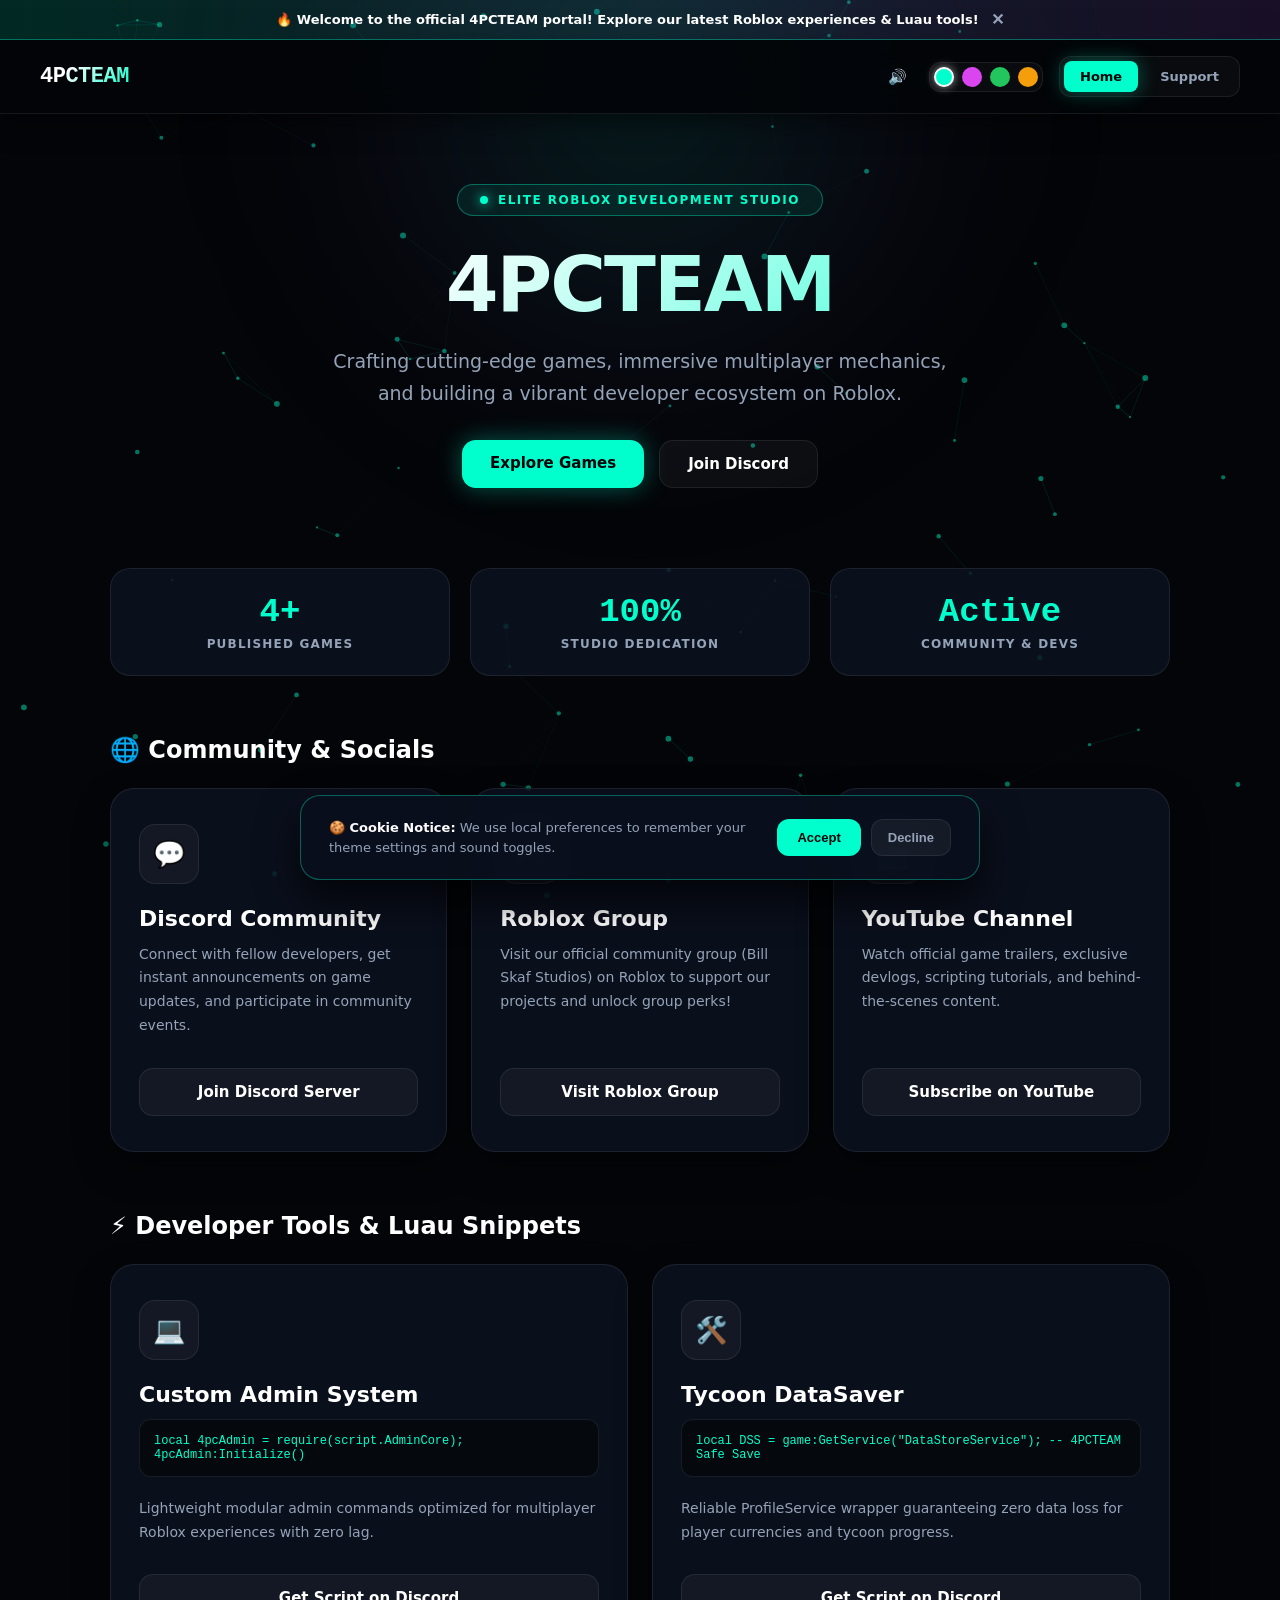
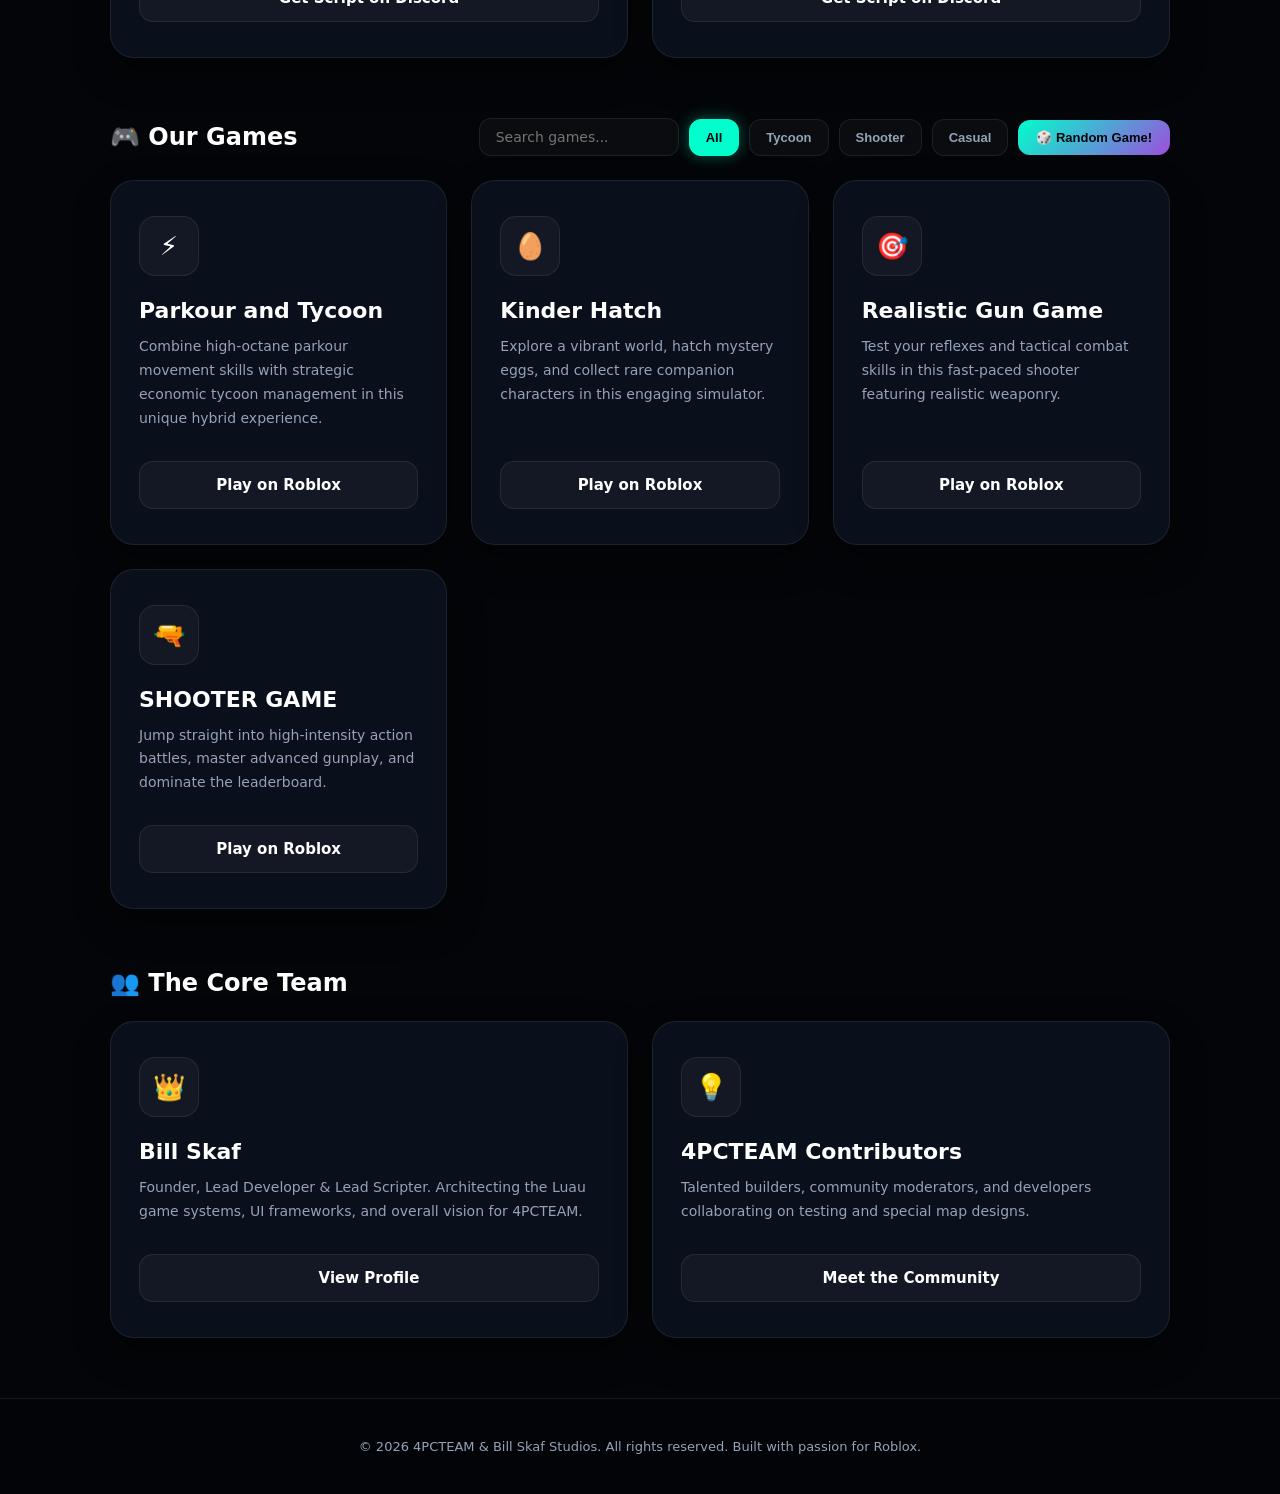
<file: index.html>
<!DOCTYPE html>
<html lang="en">
<head>
    <meta charset="UTF-8">
    <meta name="viewport" content="width=device-width, initial-scale=1.0">
    <title>4PCTEAM | Elite Roblox Development Studio</title>
    <style>
        :root {
            --bg-deep: #030508;
            --bg-surface: #0a0f1d;
            --bg-card: rgba(13, 19, 33, 0.82);
            --accent-cyan: #00ffcc;
            --accent-purple: #9d4edd;
            --accent-blue: #3a86ff;
            --text-main: #ffffff;
            --text-muted: #94a3b8;
            --border-color: rgba(255, 255, 255, 0.08);
            --border-glow: rgba(0, 255, 204, 0.35);
            --font-main: system-ui, -apple-system, BlinkMacSystemFont, 'Segoe UI', Roboto, Helvetica, Arial, sans-serif;
            --font-mono: 'SFMono-Regular', Consolas, 'Liberation Mono', Menlo, monospace;
            --transition-smooth: all 0.4s cubic-bezier(0.165, 0.84, 0.44, 1);
        }

        /* Theme Variations */
        body.theme-purple {
            --accent-cyan: #d946ef;
            --border-glow: rgba(217, 70, 239, 0.35);
        }
        body.theme-green {
            --accent-cyan: #22c55e;
            --border-glow: rgba(34, 197, 94, 0.35);
        }
        body.theme-gold {
            --accent-cyan: #f59e0b;
            --border-glow: rgba(245, 158, 11, 0.35);
        }

        * {
            box-sizing: border-box;
            margin: 0;
            padding: 0;
            scroll-behavior: smooth;
        }

        body {
            font-family: var(--font-main);
            background-color: var(--bg-deep);
            color: var(--text-main);
            min-height: 100vh;
            display: flex;
            flex-direction: column;
            justify-content: space-between;
            overflow-x: hidden;
            position: relative;
        }

        /* Announcement Bar */
        .announcement-bar {
            background: linear-gradient(90deg, rgba(0,255,204,0.15) 0%, rgba(157,78,221,0.15) 100%);
            border-bottom: 1px solid var(--border-glow);
            color: #fff;
            padding: 10px 20px;
            text-align: center;
            font-size: 13px;
            font-weight: 700;
            display: flex;
            align-items: center;
            justify-content: center;
            gap: 12px;
            z-index: 1001;
        }

        .announcement-close {
            background: none;
            border: none;
            color: var(--text-muted);
            cursor: pointer;
            font-size: 16px;
            font-weight: 800;
        }
        .announcement-close:hover { color: #fff; }

        /* Canvas Particle Background */
        #particle-canvas {
            position: fixed;
            top: 0;
            left: 0;
            width: 100%;
            height: 100%;
            z-index: -2;
            pointer-events: none;
        }

        .ambient-glow {
            position: fixed;
            width: 700px;
            height: 700px;
            background: radial-gradient(circle, rgba(0, 255, 204, 0.12) 0%, rgba(157, 78, 221, 0.05) 50%, transparent 75%);
            top: -250px;
            left: 50%;
            transform: translateX(-50%);
            z-index: -1;
            border-radius: 50%;
            pointer-events: none;
            filter: blur(90px);
            animation: pulseGlow 8s ease-in-out infinite alternate;
        }

        @keyframes pulseGlow {
            0% { transform: translateX(-50%) scale(1); opacity: 0.7; }
            100% { transform: translateX(-50%) scale(1.2); opacity: 1; }
        }

        /* Navigation Bar */
        nav {
            position: sticky;
            top: 0;
            z-index: 1000;
            background: rgba(3, 5, 8, 0.88);
            backdrop-filter: blur(16px);
            -webkit-backdrop-filter: blur(16px);
            border-bottom: 1px solid var(--border-color);
            display: flex;
            justify-content: space-between;
            align-items: center;
            padding: 16px 40px;
            box-shadow: 0 4px 30px rgba(0, 0, 0, 0.6);
        }

        .nav-logo {
            font-family: var(--font-mono);
            font-weight: 800;
            font-size: 22px;
            background: linear-gradient(135deg, #ffffff 30%, var(--accent-cyan) 100%);
            -webkit-background-clip: text;
            -webkit-text-fill-color: transparent;
            text-decoration: none;
            cursor: pointer;
            letter-spacing: -0.5px;
        }

        .nav-right-cluster {
            display: flex;
            align-items: center;
            gap: 16px;
        }

        .control-group {
            display: flex;
            gap: 8px;
            background: rgba(255, 255, 255, 0.03);
            border: 1px solid var(--border-color);
            padding: 4px;
            border-radius: 12px;
            align-items: center;
        }

        .icon-btn {
            background: transparent;
            border: none;
            color: var(--text-main);
            width: 32px;
            height: 32px;
            border-radius: 8px;
            cursor: pointer;
            display: flex;
            align-items: center;
            justify-content: center;
            font-size: 15px;
        }
        .icon-btn:hover { background: rgba(255, 255, 255, 0.08); color: var(--accent-cyan); }

        .theme-btn {
            width: 20px;
            height: 20px;
            border-radius: 50%;
            border: 2px solid transparent;
            cursor: pointer;
            transition: transform 0.2s ease;
        }
        .theme-btn:hover { transform: scale(1.15); }
        .theme-btn.cyan { background-color: #00ffcc; }
        .theme-btn.purple { background-color: #d946ef; }
        .theme-btn.green { background-color: #22c55e; }
        .theme-btn.gold { background-color: #f59e0b; }
        .theme-btn.active { border-color: #fff; box-shadow: 0 0 10px rgba(255,255,255,0.6); }

        .nav-links {
            display: flex;
            gap: 6px;
            background: rgba(255, 255, 255, 0.03);
            border: 1px solid var(--border-color);
            padding: 4px;
            border-radius: 12px;
        }

        .nav-links a {
            color: var(--text-muted);
            text-decoration: none;
            font-weight: 600;
            font-size: 13px;
            padding: 8px 16px;
            border-radius: 8px;
            cursor: pointer;
            transition: var(--transition-smooth);
        }
        .nav-links a:hover, .nav-links a.active {
            color: var(--bg-deep);
            background: var(--accent-cyan);
            box-shadow: 0 0 20px var(--border-glow);
        }

        /* Views Pages */
        .page-view {
            display: none;
            animation: fadeIn 0.4s ease forwards;
        }
        .page-view.active { display: block; }

        @keyframes fadeIn {
            from { opacity: 0; transform: translateY(10px); }
            to { opacity: 1; transform: translateY(0); }
        }

        /* Header */
        header {
            text-align: center;
            padding: 70px 20px 40px 20px;
        }

        .studio-badge {
            display: inline-flex;
            align-items: center;
            gap: 10px;
            background: rgba(0, 255, 204, 0.08);
            color: var(--accent-cyan);
            border: 1px solid var(--border-glow);
            padding: 8px 22px;
            border-radius: 30px;
            font-size: 12px;
            font-weight: 700;
            margin-bottom: 24px;
            letter-spacing: 1.5px;
            text-transform: uppercase;
        }

        .status-dot {
            width: 8px;
            height: 8px;
            background-color: var(--accent-cyan);
            border-radius: 50%;
            box-shadow: 0 0 12px var(--accent-cyan);
            animation: pulse-dot 2s infinite;
        }

        @keyframes pulse-dot {
            0% { transform: scale(0.95); opacity: 1; box-shadow: 0 0 0 0 var(--border-glow); }
            70% { transform: scale(1); opacity: 1; box-shadow: 0 0 0 8px rgba(0, 0, 0, 0); }
            100% { transform: scale(0.95); opacity: 1; box-shadow: 0 0 0 0 rgba(0, 0, 0, 0); }
        }

        h1 {
            font-size: clamp(40px, 8vw, 76px);
            font-weight: 800;
            letter-spacing: -2px;
            margin-bottom: 16px;
            background: linear-gradient(135deg, #ffffff 30%, var(--accent-cyan) 100%);
            -webkit-background-clip: text;
            -webkit-text-fill-color: transparent;
        }

        p.subtitle {
            color: var(--text-muted);
            font-size: clamp(16px, 2vw, 19px);
            max-width: 650px;
            margin: 0 auto 30px auto;
            line-height: 1.7;
        }

        .hero-actions {
            display: flex;
            justify-content: center;
            gap: 15px;
            flex-wrap: wrap;
        }

        .btn-primary {
            background: var(--accent-cyan);
            color: var(--bg-deep);
            padding: 14px 28px;
            border-radius: 14px;
            font-weight: 800;
            text-decoration: none;
            font-size: 15px;
            transition: var(--transition-smooth);
            box-shadow: 0 0 25px var(--border-glow);
        }
        .btn-primary:hover { transform: translateY(-3px); opacity: 0.95; }

        .btn-secondary {
            background: rgba(255, 255, 255, 0.04);
            color: var(--text-main);
            border: 1px solid var(--border-color);
            padding: 14px 28px;
            border-radius: 14px;
            font-weight: 700;
            text-decoration: none;
            font-size: 15px;
            transition: var(--transition-smooth);
        }
        .btn-secondary:hover { border-color: var(--accent-cyan); background: rgba(255, 255, 255, 0.08); transform: translateY(-3px); }

        /* Stats Bar */
        .stats-container {
            max-width: 1100px;
            margin: 40px auto 60px auto;
            padding: 0 20px;
            display: grid;
            grid-template-columns: repeat(auto-fit, minmax(220px, 1fr));
            gap: 20px;
        }

        .stat-card {
            background: var(--bg-card);
            border: 1px solid var(--border-color);
            border-radius: 20px;
            padding: 24px;
            text-align: center;
            backdrop-filter: blur(12px);
            transition: var(--transition-smooth);
        }
        .stat-card:hover { border-color: var(--border-glow); transform: translateY(-4px); }

        .stat-number {
            font-family: var(--font-mono);
            font-size: 34px;
            font-weight: 800;
            color: var(--accent-cyan);
            margin-bottom: 6px;
        }

        .stat-label {
            color: var(--text-muted);
            font-size: 12px;
            font-weight: 700;
            text-transform: uppercase;
            letter-spacing: 1.2px;
        }

        /* Section Layout Container */
        .section-header-flex {
            max-width: 1100px;
            margin: 0 auto 24px auto;
            padding: 0 20px;
            display: flex;
            justify-content: space-between;
            align-items: center;
            flex-wrap: wrap;
            gap: 15px;
        }

        .section-title {
            font-size: 24px;
            font-weight: 800;
            display: flex;
            align-items: center;
            gap: 12px;
        }

        .game-controls {
            display: flex;
            gap: 10px;
            flex-wrap: wrap;
            align-items: center;
        }

        .search-box {
            background: rgba(255, 255, 255, 0.03);
            border: 1px solid var(--border-color);
            border-radius: 12px;
            padding: 10px 16px;
            color: #fff;
            font-family: inherit;
            font-size: 14px;
            outline: none;
            width: 200px;
        }
        .search-box:focus { border-color: var(--accent-cyan); }

        .filter-btn {
            background: rgba(255, 255, 255, 0.03);
            border: 1px solid var(--border-color);
            color: var(--text-muted);
            padding: 10px 16px;
            border-radius: 12px;
            font-size: 13px;
            font-weight: 600;
            cursor: pointer;
            transition: var(--transition-smooth);
        }
        .filter-btn.active, .filter-btn:hover {
            background: var(--accent-cyan);
            color: var(--bg-deep);
            border-color: var(--accent-cyan);
            box-shadow: 0 0 15px var(--border-glow);
        }

        .random-game-btn {
            background: linear-gradient(135deg, var(--accent-cyan), var(--accent-purple));
            color: #030508;
            font-weight: 800;
            border: none;
            padding: 10px 18px;
            border-radius: 12px;
            cursor: pointer;
            font-size: 13px;
            transition: var(--transition-smooth);
        }
        .random-game-btn:hover { transform: scale(1.05); }

        .container {
            width: 100%;
            max-width: 1100px;
            margin: 0 auto 60px auto;
            padding: 0 20px;
            display: grid;
            grid-template-columns: repeat(auto-fit, minmax(320px, 1fr));
            gap: 24px;
        }

        .card {
            background: var(--bg-card);
            border: 1px solid var(--border-color);
            border-radius: 24px;
            padding: 35px 28px;
            transition: var(--transition-smooth);
            display: flex;
            flex-direction: column;
            justify-content: space-between;
            box-shadow: 0 15px 35px rgba(0, 0, 0, 0.4);
        }
        .card:hover {
            transform: translateY(-8px);
            border-color: var(--border-glow);
            box-shadow: 0 25px 50px rgba(0, 255, 204, 0.08);
        }

        .card-top { margin-bottom: 22px; }
        .card-icon-box {
            width: 60px;
            height: 60px;
            border-radius: 16px;
            display: flex;
            align-items: center;
            justify-content: center;
            font-size: 26px;
            background: rgba(255, 255, 255, 0.04);
            border: 1px solid var(--border-color);
            transition: transform 0.3s ease;
        }
        .card:hover .card-icon-box { transform: scale(1.1) rotate(5deg); }

        .card h3 {
            font-size: 22px;
            font-weight: 700;
            margin-bottom: 12px;
            color: #fff;
        }

        .card p {
            color: var(--text-muted);
            font-size: 14px;
            margin-bottom: 30px;
            line-height: 1.7;
        }

        .card-btn {
            display: flex;
            align-items: center;
            justify-content: center;
            width: 100%;
            background: rgba(255, 255, 255, 0.04);
            color: var(--text-main);
            border: 1px solid var(--border-color);
            padding: 14px 20px;
            border-radius: 14px;
            font-weight: 700;
            text-decoration: none;
            transition: var(--transition-smooth);
            font-size: 15px;
        }
        .card:hover .card-btn {
            background: var(--accent-cyan);
            color: var(--bg-deep);
            border-color: var(--accent-cyan);
            box-shadow: 0 0 20px var(--border-glow);
        }

        /* New Dev Tools Section Styling */
        .code-snippet-box {
            background: rgba(3, 5, 8, 0.6);
            border: 1px solid var(--border-color);
            border-radius: 12px;
            padding: 14px;
            font-family: var(--font-mono);
            font-size: 12px;
            color: var(--accent-cyan);
            margin-bottom: 20px;
            overflow-x: auto;
        }

        /* Support Page */
        .support-container {
            width: 100%;
            max-width: 900px;
            margin: 20px auto 60px auto;
            padding: 0 20px;
            display: flex;
            flex-direction: column;
            gap: 40px;
        }

        .faq-section, .ticket-section {
            background: var(--bg-card);
            border: 1px solid var(--border-color);
            border-radius: 24px;
            padding: 40px;
        }

        .faq-item {
            border-bottom: 1px solid var(--border-color);
            padding: 20px 0;
        }
        .faq-item:first-child { padding-top: 0; }
        .faq-item:last-child { border-bottom: none; padding-bottom: 0; }

        .faq-question {
            font-weight: 700;
            font-size: 16px;
            color: #fff;
            cursor: pointer;
            display: flex;
            justify-content: space-between;
        }
        .faq-question span { color: var(--accent-cyan); font-size: 20px; transition: transform 0.3s ease; }
        .faq-item.active .faq-question span { transform: rotate(45deg); }

        .faq-answer {
            color: var(--text-muted);
            font-size: 14px;
            max-height: 0;
            overflow: hidden;
            opacity: 0;
            transition: all 0.4s ease;
            line-height: 1.7;
        }
        .faq-item.active .faq-answer { max-height: 200px; opacity: 1; margin-top: 14px; }

        .form-group { margin-bottom: 24px; }
        label {
            display: block;
            font-size: 12px;
            font-weight: 700;
            margin-bottom: 8px;
            color: var(--text-muted);
            text-transform: uppercase;
        }

        input, textarea, select {
            width: 100%;
            background: rgba(255, 255, 255, 0.03);
            border: 1px solid var(--border-color);
            border-radius: 14px;
            padding: 16px;
            color: var(--text-main);
            font-family: inherit;
            font-size: 15px;
            outline: none;
            transition: var(--transition-smooth);
        }
        input:focus, textarea:focus, select:focus { border-color: var(--accent-cyan); background: rgba(255,255,255,0.06); }
        textarea { resize: vertical; height: 140px; }

        .submit-btn {
            width: 100%;
            background: var(--accent-cyan);
            color: var(--bg-deep);
            border: none;
            padding: 16px;
            border-radius: 14px;
            font-weight: 800;
            font-size: 16px;
            cursor: pointer;
            box-shadow: 0 0 25px var(--border-glow);
            transition: var(--transition-smooth);
        }
        .submit-btn:hover { opacity: 0.9; transform: translateY(-2px); }

        #success-msg {
            display: none;
            background: rgba(0, 255, 204, 0.1);
            border: 1px solid var(--border-glow);
            color: var(--accent-cyan);
            padding: 20px;
            border-radius: 16px;
            text-align: center;
            font-weight: 700;
            margin-bottom: 25px;
        }

        /* Cookie Consent Banner */
        .cookie-banner {
            position: fixed;
            bottom: 20px;
            left: 50%;
            transform: translateX(-50%) translateY(150%);
            width: calc(100% - 40px);
            max-width: 680px;
            background: rgba(10, 15, 29, 0.95);
            backdrop-filter: blur(20px);
            border: 1px solid var(--border-glow);
            border-radius: 20px;
            padding: 22px 28px;
            box-shadow: 0 20px 40px rgba(0, 0, 0, 0.7);
            z-index: 2000;
            display: flex;
            align-items: center;
            justify-content: space-between;
            gap: 20px;
            transition: transform 0.6s cubic-bezier(0.16, 1, 0.3, 1);
        }
        .cookie-banner.show { transform: translateX(-50%) translateY(0); }
        .cookie-text { font-size: 13px; color: var(--text-muted); line-height: 1.5; }
        .cookie-text strong { color: #fff; }
        .cookie-btns { display: flex; gap: 10px; flex-shrink: 0; }
        .cookie-accept {
            background: var(--accent-cyan); color: var(--bg-deep); border: none;
            padding: 10px 20px; border-radius: 12px; font-weight: 800; font-size: 13px; cursor: pointer;
        }
        .cookie-decline {
            background: rgba(255, 255, 255, 0.05); color: var(--text-muted); border: 1px solid var(--border-color);
            padding: 10px 16px; border-radius: 12px; font-weight: 700; font-size: 13px; cursor: pointer;
        }

        footer {
            text-align: center;
            padding: 40px 20px;
            color: var(--text-muted);
            font-size: 13px;
            border-top: 1px solid var(--border-color);
            background: rgba(3, 5, 8, 0.9);
        }

        @media (max-width: 768px) {
            nav { padding: 14px 20px; }
            .container { grid-template-columns: 1fr; }
            .section-header-flex { flex-direction: column; align-items: flex-start; }
            .game-controls { width: 100%; }
            .search-box { width: 100%; }
            .cookie-banner { flex-direction: column; text-align: center; }
            .cookie-btns { width: 100%; justify-content: center; }
        }
    </style>
</head>
<body>

    <div class="announcement-bar" id="announcement-bar">
        <span>🔥 Welcome to the official 4PCTEAM portal! Explore our latest Roblox experiences & Luau tools!</span>
        <button class="announcement-close" onclick="dismissAnnouncement()">✕</button>
    </div>

    <canvas id="particle-canvas"></canvas>
    <div class="ambient-glow"></div>

    <nav>
        <a class="nav-logo" onclick="switchPage('home')">4PCTEAM</a>
        <div class="nav-right-cluster">
            <button class="icon-btn" id="audio-toggle" onclick="toggleAudio()" title="Audio Toggle">🔊</button>
            <div class="control-group">
                <button class="theme-btn cyan active" onclick="setTheme('cyan')" title="Cyan"></button>
                <button class="theme-btn purple" onclick="setTheme('purple')" title="Purple"></button>
                <button class="theme-btn green" onclick="setTheme('green')" title="Green"></button>
                <button class="theme-btn gold" onclick="setTheme('gold')" title="Gold"></button>
            </div>
            <div class="nav-links">
                <a id="nav-home" class="active" onclick="switchPage('home')">Home</a>
                <a id="nav-support" onclick="switchPage('support')">Support</a>
            </div>
        </div>
    </nav>

    <!-- HOME PAGE -->
    <div id="page-home" class="page-view active">
        <header>
            <div class="studio-badge">
                <div class="status-dot"></div> Elite Roblox Development Studio
            </div>
            <h1>4PCTEAM</h1>
            <p class="subtitle">Crafting cutting-edge games, immersive multiplayer mechanics, and building a vibrant developer ecosystem on Roblox.</p>
            <div class="hero-actions">
                <a href="#games-section" class="btn-primary" onclick="playSound()">Explore Games</a>
                <a href="https://discord.gg/DEsPSh43q3" target="_blank" rel="noopener noreferrer" class="btn-secondary" onclick="playSound()">Join Discord</a>
            </div>
        </header>

        <div class="stats-container">
            <div class="stat-card">
                <div class="stat-number">4+</div>
                <div class="stat-label">Published Games</div>
            </div>
            <div class="stat-card">
                <div class="stat-number">100%</div>
                <div class="stat-label">Studio Dedication</div>
            </div>
            <div class="stat-card">
                <div class="stat-number">Active</div>
                <div class="stat-label">Community & Devs</div>
            </div>
        </div>

        <div class="section-header-flex">
            <div class="section-title">🌐 Community & Socials</div>
        </div>
        <div class="container">
            <div class="card">
                <div>
                    <div class="card-top"><div class="card-icon-box">💬</div></div>
                    <h3>Discord Community</h3>
                    <p>Connect with fellow developers, get instant announcements on game updates, and participate in community events.</p>
                </div>
                <a href="https://discord.gg/DEsPSh43q3" target="_blank" rel="noopener noreferrer" class="card-btn" onclick="playSound()">Join Discord Server</a>
            </div>

            <div class="card">
                <div>
                    <div class="card-top"><div class="card-icon-box">🎮</div></div>
                    <h3>Roblox Group</h3>
                    <p>Visit our official community group (Bill Skaf Studios) on Roblox to support our projects and unlock group perks!</p>
                </div>
                <a href="https://www.roblox.com/communities/612987225/Bill-Skaf-Studios" target="_blank" rel="noopener noreferrer" class="card-btn" onclick="playSound()">Visit Roblox Group</a>
            </div>

            <div class="card">
                <div>
                    <div class="card-top"><div class="card-icon-box">📺</div></div>
                    <h3>YouTube Channel</h3>
                    <p>Watch official game trailers, exclusive devlogs, scripting tutorials, and behind-the-scenes content.</p>
                </div>
                <a href="https://www.youtube.com/@4PCTEAM" target="_blank" rel="noopener noreferrer" class="card-btn" onclick="playSound()">Subscribe on YouTube</a>
            </div>
        </div>

        <!-- NEW ADDITION: Developer Tools & Luau Snippets Section -->
        <div class="section-header-flex">
            <div class="section-title">⚡ Developer Tools & Luau Snippets</div>
        </div>
        <div class="container">
            <div class="card">
                <div>
                    <div class="card-top"><div class="card-icon-box">💻</div></div>
                    <h3>Custom Admin System</h3>
                    <div class="code-snippet-box">local 4pcAdmin = require(script.AdminCore); 4pcAdmin:Initialize()</div>
                    <p>Lightweight modular admin commands optimized for multiplayer Roblox experiences with zero lag.</p>
                </div>
                <a href="https://discord.gg/DEsPSh43q3" target="_blank" rel="noopener noreferrer" class="card-btn" onclick="playSound()">Get Script on Discord</a>
            </div>

            <div class="card">
                <div>
                    <div class="card-top"><div class="card-icon-box">🛠️</div></div>
                    <h3>Tycoon DataSaver</h3>
                    <div class="code-snippet-box">local DSS = game:GetService("DataStoreService"); -- 4PCTEAM Safe Save</div>
                    <p>Reliable ProfileService wrapper guaranteeing zero data loss for player currencies and tycoon progress.</p>
                </div>
                <a href="https://discord.gg/DEsPSh43q3" target="_blank" rel="noopener noreferrer" class="card-btn" onclick="playSound()">Get Script on Discord</a>
            </div>
        </div>

        <div id="games-section" class="section-header-flex">
            <div class="section-title">🎮 Our Games</div>
            <div class="game-controls">
                <input type="text" id="game-search" class="search-box" placeholder="Search games..." oninput="filterGames()">
                <button class="filter-btn active" onclick="setCategoryFilter('all', this)">All</button>
                <button class="filter-btn" onclick="setCategoryFilter('tycoon', this)">Tycoon</button>
                <button class="filter-btn" onclick="setCategoryFilter('shooter', this)">Shooter</button>
                <button class="filter-btn" onclick="setCategoryFilter('casual', this)">Casual</button>
                <button class="random-game-btn" onclick="pickRandomGame()">🎲 Random Game!</button>
            </div>
        </div>

        <div class="container" id="games-container">
            <div class="card" data-title="parkour and tycoon" data-category="tycoon">
                <div>
                    <div class="card-top"><div class="card-icon-box">⚡</div></div>
                    <h3>Parkour and Tycoon</h3>
                    <p>Combine high-octane parkour movement skills with strategic economic tycoon management in this unique hybrid experience.</p>
                </div>
                <a href="https://www.roblox.com/games/111545675146001/Parkour-and-Tycoon" target="_blank" rel="noopener noreferrer" class="card-btn" onclick="playSound()">Play on Roblox</a>
            </div>

            <div class="card" data-title="kinder hatch" data-category="casual">
                <div>
                    <div class="card-top"><div class="card-icon-box">🥚</div></div>
                    <h3>Kinder Hatch</h3>
                    <p>Explore a vibrant world, hatch mystery eggs, and collect rare companion characters in this engaging simulator.</p>
                </div>
                <a href="https://www.roblox.com/games/133304947902903/Kinder-Hatch" target="_blank" rel="noopener noreferrer" class="card-btn" onclick="playSound()">Play on Roblox</a>
            </div>

            <div class="card" data-title="realistic gun game" data-category="shooter">
                <div>
                    <div class="card-top"><div class="card-icon-box">🎯</div></div>
                    <h3>Realistic Gun Game</h3>
                    <p>Test your reflexes and tactical combat skills in this fast-paced shooter featuring realistic weaponry.</p>
                </div>
                <a href="https://www.roblox.com/games/70779070700175/Realistic-gun-game" target="_blank" rel="noopener noreferrer" class="card-btn" onclick="playSound()">Play on Roblox</a>
            </div>

            <div class="card" data-title="shooter game" data-category="shooter">
                <div>
                    <div class="card-top"><div class="card-icon-box">🔫</div></div>
                    <h3>SHOOTER GAME</h3>
                    <p>Jump straight into high-intensity action battles, master advanced gunplay, and dominate the leaderboard.</p>
                </div>
                <a href="https://www.roblox.com/games/92412466953609/SHOOTER-GAME" target="_blank" rel="noopener noreferrer" class="card-btn" onclick="playSound()">Play on Roblox</a>
            </div>
        </div>

        <div class="section-header-flex">
            <div class="section-title">👥 The Core Team</div>
        </div>
        <div class="container">
            <div class="card">
                <div>
                    <div class="card-top"><div class="card-icon-box">👑</div></div>
                    <h3>Bill Skaf</h3>
                    <p>Founder, Lead Developer & Lead Scripter. Architecting the Luau game systems, UI frameworks, and overall vision for 4PCTEAM.</p>
                </div>
                <a href="https://www.roblox.com/communities/612987225/Bill-Skaf-Studios" target="_blank" rel="noopener noreferrer" class="card-btn" onclick="playSound()">View Profile</a>
            </div>

            <div class="card">
                <div>
                    <div class="card-top"><div class="card-icon-box">💡</div></div>
                    <h3>4PCTEAM Contributors</h3>
                    <p>Talented builders, community moderators, and developers collaborating on testing and special map designs.</p>
                </div>
                <a href="https://discord.gg/DEsPSh43q3" target="_blank" rel="noopener noreferrer" class="card-btn" onclick="playSound()">Meet the Community</a>
            </div>
        </div>
    </div>

    <!-- SUPPORT PAGE -->
    <div id="page-support" class="page-view">
        <header>
            <div class="studio-badge">
                <div class="status-dot"></div> Help Center & Support
            </div>
            <h1>Support & FAQ</h1>
            <p class="subtitle">Have questions about our games or bug reports? Check our FAQ or submit a ticket below.</p>
        </header>

        <div class="support-container">
            <div class="faq-section">
                <h3 style="margin-bottom: 24px; font-size: 20px;">Frequently Asked Questions</h3>
                <div class="faq-item">
                    <div class="faq-question" onclick="toggleFaq(this)">How can I join the 4PCTEAM Roblox Group? <span>+</span></div>
                    <div class="faq-answer">Simply visit our official Roblox group (Bill Skaf Studios) linked on the homepage and click the "Join Group" button.</div>
                </div>
                <div class="faq-item">
                    <div class="faq-question" onclick="toggleFaq(this)">Where can I report bugs or glitches? <span>+</span></div>
                    <div class="faq-answer">You can report bugs in our Discord server or by submitting a support ticket below.</div>
                </div>
            </div>

            <div class="ticket-section">
                <h3 style="margin-bottom: 24px; font-size: 20px;">Submit a Support Ticket</h3>
                <div id="success-msg">🎉 Ticket submitted successfully! Our team will review your request shortly.</div>
                <form id="ticket-form" onsubmit="submitTicket(event)">
                    <div class="form-group">
                        <label for="ticket-name">Your Username</label>
                        <input type="text" id="ticket-name" required placeholder="e.g. BillSkaf">
                    </div>
                    <div class="form-group">
                        <label for="ticket-message">Message</label>
                        <textarea id="ticket-message" required placeholder="Describe your issue..."></textarea>
                    </div>
                    <button type="submit" class="submit-btn" onclick="playSound()">Send Support Ticket</button>
                </form>
            </div>
        </div>
    </div>

    <footer>
        <p>&copy; 2026 4PCTEAM & Bill Skaf Studios. All rights reserved. Built with passion for Roblox.</p>
    </footer>

    <!-- Cookie Consent Banner -->
    <div class="cookie-banner" id="cookie-banner">
        <div class="cookie-text">
            <strong>🍪 Cookie Notice:</strong> We use local preferences to remember your theme settings and sound toggles.
        </div>
        <div class="cookie-btns">
            <button class="cookie-accept" onclick="acceptCookies()">Accept</button>
            <button class="cookie-decline" onclick="declineCookies()">Decline</button>
        </div>
    </div>

    <script>
        // --- Web Audio API Procedural Sound Effects ---
        let audioEnabled = true;
        let audioCtx = null;

        function playSound() {
            if (!audioEnabled) return;
            try {
                if (!audioCtx) audioCtx = new (window.AudioContext || window.webkitAudioContext)();
                if (audioCtx.state === 'suspended') audioCtx.resume();
                const osc = audioCtx.createOscillator();
                const gain = audioCtx.createGain();
                osc.connect(gain);
                gain.connect(audioCtx.destination);
                const now = audioCtx.currentTime;
                osc.type = 'sine';
                osc.frequency.setValueAtTime(580, now);
                osc.frequency.exponentialRampToValueAtTime(880, now + 0.08);
                gain.gain.setValueAtTime(0.08, now);
                gain.gain.exponentialRampToValueAtTime(0.001, now + 0.08);
                osc.start(now);
                osc.stop(now + 0.08);
            } catch (e) {}
        }

        function toggleAudio() {
            audioEnabled = !audioEnabled;
            document.getElementById('audio-toggle').textContent = audioEnabled ? '🔊' : '🔇';
            playSound();
        }

        function setTheme(themeName) {
            playSound();
            document.body.className = '';
            if (themeName !== 'cyan') document.body.classList.add('theme-' + themeName);
            document.querySelectorAll('.theme-btn').forEach(btn => btn.classList.remove('active'));
            event.currentTarget.classList.add('active');
            localStorage.setItem('4pcteam_theme', themeName);
        }

        window.addEventListener('DOMContentLoaded', () => {
            const savedTheme = localStorage.getItem('4pcteam_theme');
            if (savedTheme) {
                const btn = document.querySelector(`.theme-btn.${savedTheme}`);
                if (btn) btn.click();
            }
            if (!localStorage.getItem('4pcteam_cookies')) {
                setTimeout(() => document.getElementById('cookie-banner').classList.add('show'), 1000);
            }
        });

        function switchPage(pageId) {
            playSound();
            document.querySelectorAll('.page-view').forEach(p => p.classList.remove('active'));
            document.querySelectorAll('.nav-links a').forEach(a => a.classList.remove('active'));
            document.getElementById('page-' + pageId).classList.add('active');
            document.getElementById('nav-' + pageId).classList.add('active');
            window.scrollTo({ top: 0, behavior: 'smooth' });
        }

        function dismissAnnouncement() {
            playSound();
            const bar = document.getElementById('announcement-bar');
            bar.style.transition = 'all 0.4s ease';
            bar.style.opacity = '0';
            bar.style.maxHeight = '0';
            bar.style.padding = '0';
            setTimeout(() => bar.remove(), 400);
        }

        // --- Interactive Particle Canvas with Mouse Tracking ---
        const canvas = document.getElementById('particle-canvas');
        const ctx = canvas.getContext('2d');
        let particles = [];
        let mouse = { x: null, y: null, radius: 120 };

        function resizeCanvas() {
            canvas.width = window.innerWidth;
            canvas.height = window.innerHeight;
        }
        window.addEventListener('resize', resizeCanvas);
        resizeCanvas();

        window.addEventListener('mousemove', (e) => {
            mouse.x = e.clientX;
            mouse.y = e.clientY;
        });

        class Particle {
            constructor() {
                this.x = Math.random() * canvas.width;
                this.y = Math.random() * canvas.height;
                this.vx = (Math.random() - 0.5) * 0.8;
                this.vy = (Math.random() - 0.5) * 0.8;
                this.size = Math.random() * 2 + 1;
            }
            update() {
                this.x += this.vx;
                this.y += this.vy;
                if (this.x < 0 || this.x > canvas.width) this.vx *= -1;
                if (this.y < 0 || this.y > canvas.height) this.vy *= -1;

                let dx = mouse.x - this.x;
                let dy = mouse.y - this.y;
                let dist = Math.sqrt(dx * dx + dy * dy);
                if (dist < mouse.radius) {
                    let angle = Math.atan2(dy, dx);
                    this.x -= Math.cos(angle) * 1.5;
                    this.y -= Math.sin(angle) * 1.5;
                }
            }
            draw() {
                ctx.fillStyle = 'rgba(0, 255, 204, 0.45)';
                ctx.beginPath();
                ctx.arc(this.x, this.y, this.size, 0, Math.PI * 2);
                ctx.fill();
            }
        }

        function initParticles() {
            particles = [];
            let count = Math.floor((canvas.width * canvas.height) / 14000);
            for (let i = 0; i < count; i++) particles.push(new Particle());
        }
        initParticles();

        function animateParticles() {
            ctx.clearRect(0, 0, canvas.width, canvas.height);
            for (let i = 0; i < particles.length; i++) {
                particles[i].update();
                particles[i].draw();

                for (let j = i + 1; j < particles.length; j++) {
                    let dx = particles[i].x - particles[j].x;
                    let dy = particles[i].y - particles[j].y;
                    let dist = Math.sqrt(dx * dx + dy * dy);
                    if (dist < 110) {
                        ctx.strokeStyle = `rgba(0, 255, 204, ${0.15 * (1 - dist / 110)})`;
                        ctx.lineWidth = 1;
                        ctx.beginPath();
                        ctx.moveTo(particles[i].x, particles[i].y);
                        ctx.lineTo(particles[j].x, particles[j].y);
                        ctx.stroke();
                    }
                }
            }
            requestAnimationFrame(animateParticles);
        }
        animateParticles();

        function filterGames() {
            const query = document.getElementById('game-search').value.toLowerCase();
            document.querySelectorAll('#games-container .card').forEach(card => {
                const title = card.getAttribute('data-title');
                card.style.display = title.includes(query) ? 'flex' : 'none';
            });
        }

        function setCategoryFilter(category, btn) {
            playSound();
            document.querySelectorAll('.filter-btn').forEach(b => b.classList.remove('active'));
            btn.classList.add('active');
            document.querySelectorAll('#games-container .card').forEach(card => {
                const cat = card.getAttribute('data-category');
                card.style.display = (category === 'all' || cat === category) ? 'flex' : 'none';
            });
        }

        function pickRandomGame() {
            playSound();
            const cards = Array.from(document.querySelectorAll('#games-container .card')).filter(c => c.style.display !== 'none');
            if (!cards.length) return;
            const randomCard = cards[Math.floor(Math.random() * cards.length)];
            randomCard.scrollIntoView({ behavior: 'smooth', block: 'center' });
            randomCard.style.borderColor = 'var(--accent-cyan)';
            setTimeout(() => randomCard.style.borderColor = 'var(--border-color)', 2000);
        }

        function toggleFaq(el) {
            playSound();
            el.parentElement.classList.toggle('active');
        }

        function submitTicket(e) {
            e.preventDefault();
            playSound();
            document.getElementById('ticket-form').style.display = 'none';
            document.getElementById('success-msg').style.display = 'block';
        }

        function acceptCookies() {
            playSound();
            localStorage.setItem('4pcteam_cookies', 'accepted');
            document.getElementById('cookie-banner').classList.remove('show');
        }

        function declineCookies() {
            playSound();
            localStorage.setItem('4pcteam_cookies', 'declined');
            document.getElementById('cookie-banner').classList.remove('show');
        }
    </script>
</body>
</html>
</file>
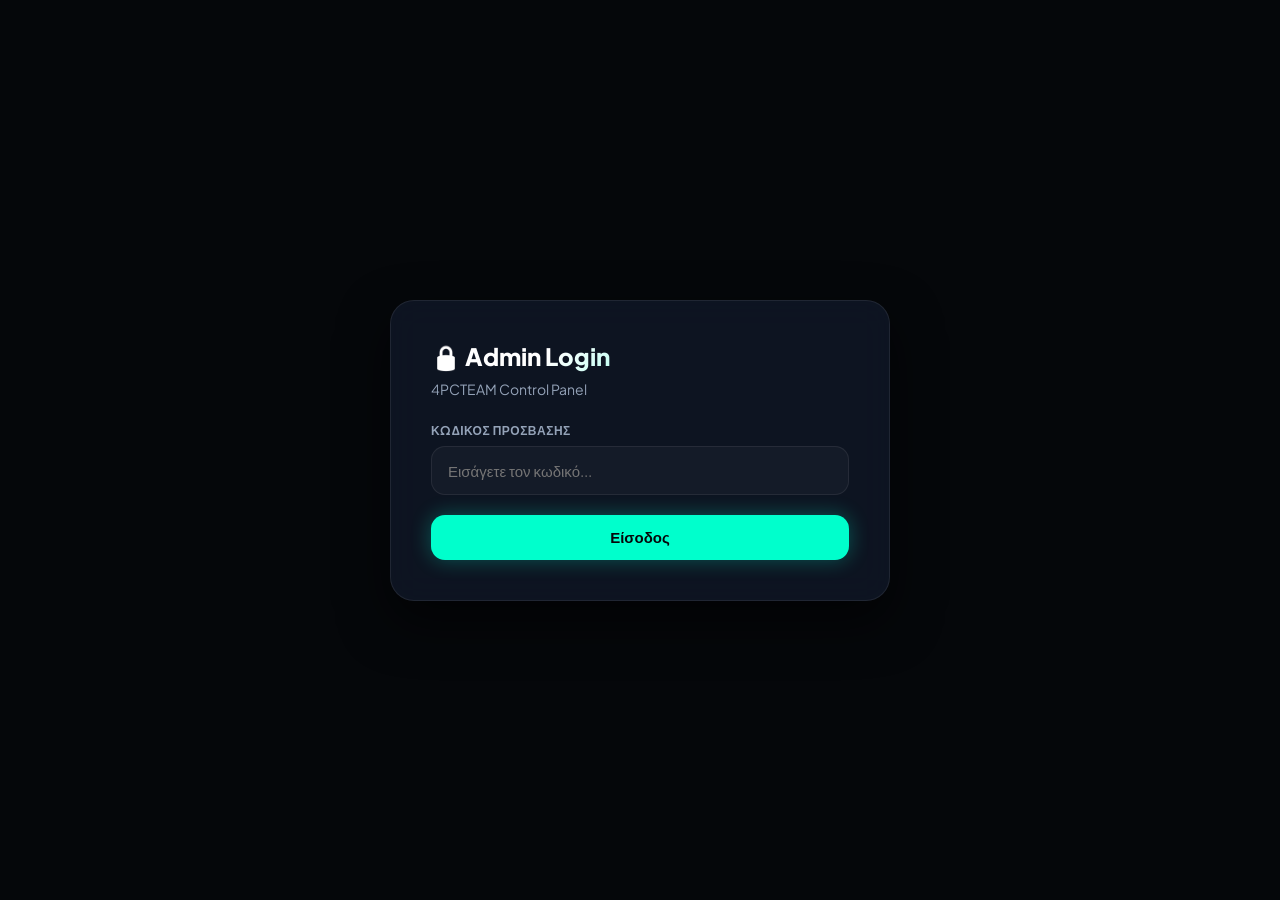
<file: admin.html>
<!DOCTYPE html>
<html lang="el">
<head>
    <meta charset="UTF-8">
    <meta name="viewport" content="width=device-width, initial-scale=1.0">
    <title>4PCTEAM | Admin Control Panel</title>
    <link href="https://fonts.googleapis.com/css2?family=Plus+Jakarta+Sans:wght@400;600;700;800&display=swap" rel="stylesheet">
    <style>
        :root {
            --bg-deep: #05070a;
            --bg-card: rgba(16, 23, 38, 0.85);
            --accent-cyan: #00ffcc;
            --text-main: #ffffff;
            --text-muted: #94a3b8;
            --border-color: rgba(255, 255, 255, 0.08);
            --border-glow: rgba(0, 255, 204, 0.3);
        }

        * { box-sizing: border-box; margin: 0; padding: 0; }

        body {
            font-family: 'Plus Jakarta Sans', sans-serif;
            background-color: var(--bg-deep);
            color: var(--text-main);
            min-height: 100vh;
            display: flex;
            align-items: center;
            justify-content: center;
            padding: 20px;
        }

        .admin-box {
            background: var(--bg-card);
            border: 1px solid var(--border-color);
            border-radius: 24px;
            padding: 40px;
            width: 100%;
            max-width: 500px;
            box-shadow: 0 20px 50px rgba(0, 0, 0, 0.6);
            backdrop-filter: blur(16px);
        }

        h2 {
            font-size: 24px;
            font-weight: 800;
            margin-bottom: 8px;
            background: linear-gradient(135deg, #ffffff 30%, var(--accent-cyan) 100%);
            -webkit-background-clip: text;
            -webkit-text-fill-color: transparent;
        }

        p.sub {
            color: var(--text-muted);
            font-size: 14px;
            margin-bottom: 25px;
        }

        .form-group {
            margin-bottom: 20px;
        }

        label {
            display: block;
            font-size: 12px;
            font-weight: 700;
            color: var(--text-muted);
            text-transform: uppercase;
            letter-spacing: 0.5px;
            margin-bottom: 8px;
        }

        input, textarea {
            width: 100%;
            background: rgba(255, 255, 255, 0.03);
            border: 1px solid var(--border-color);
            border-radius: 14px;
            padding: 14px 16px;
            color: #fff;
            font-family: inherit;
            font-size: 15px;
            outline: none;
            transition: all 0.3s ease;
        }

        input:focus, textarea:focus {
            border-color: var(--accent-cyan);
            box-shadow: 0 0 15px var(--border-glow);
        }

        textarea { height: 100px; resize: vertical; }

        button {
            width: 100%;
            background: var(--accent-cyan);
            color: var(--bg-deep);
            border: none;
            padding: 14px;
            border-radius: 14px;
            font-weight: 800;
            font-size: 15px;
            cursor: pointer;
            transition: all 0.3s ease;
            box-shadow: 0 0 20px var(--border-glow);
        }

        button:hover {
            opacity: 0.9;
            transform: translateY(-2px);
        }

        .error-msg {
            color: #ff4757;
            font-size: 13px;
            margin-top: 10px;
            display: none;
        }

        .success-msg {
            color: var(--accent-cyan);
            font-size: 13px;
            margin-top: 10px;
            display: none;
        }

        #panel-content { display: none; }
    </style>
</head>
<body>

    <!-- LOGIN SCREEN -->
    <div class="admin-box" id="login-box">
        <h2>🔒 Admin Login</h2>
        <p class="sub">4PCTEAM Control Panel</p>
        
        <form onsubmit="handleLogin(event)">
            <div class="form-group">
                <label>Κωδικός Πρόσβασης</label>
                <input type="password" id="pass-input" placeholder="Εισάγετε τον κωδικό..." required>
            </div>
            <button type="submit">Είσοδος</button>
            <div class="error-msg" id="login-error">❌ Λάθος κωδικός πρόσβασης!</div>
        </form>
    </div>

    <!-- CONTROL PANEL SCREEN -->
    <div class="admin-box" id="panel-content">
        <h2>⚙️ Announcement Manager</h2>
        <p class="sub">Αλλάξτε την ανακοίνωση στην αρχική σελίδα</p>

        <form onsubmit="saveAnnouncement(event)">
            <div class="form-group">
                <label>Κείμενο Ανακοίνωσης</label>
                <textarea id="announcement-input" placeholder="π.χ. 🔥 NEW UPDATE: Νέα όπλα στο Realistic Gun Game!" required></textarea>
            </div>

            <button type="submit">Δημοσίευση Ανακοίνωσης</button>
            <div class="success-msg" id="save-success">✅ Η ανακοίνωση ενημερώθηκε επιτυχώς!</div>
        </form>

        <button onclick="logout()" style="background: transparent; color: var(--text-muted); border: 1px solid var(--border-color); margin-top: 15px; box-shadow: none;">Αποσύνδεση</button>
    </div>

    <script>
        function handleLogin(e) {
            e.preventDefault();
            const pass = document.getElementById('pass-input').value;
            if (pass === 'Bill') {
                document.getElementById('login-box').style.display = 'none';
                document.getElementById('panel-content').style.display = 'block';
                loadCurrentAnnouncement();
            } else {
                document.getElementById('login-error').style.display = 'block';
            }
        }

        function loadCurrentAnnouncement() {
            const current = localStorage.getItem('4pcteam_announcement') || '🔥 Καλωσήρθατε στο επίσημο site του 4PCTEAM! Τσεκάρετε τα νέα μας παιχνίδια στο Roblox!';
            document.getElementById('announcement-input').value = current;
        }

        function saveAnnouncement(e) {
            e.preventDefault();
            const text = document.getElementById('announcement-input').value;
            localStorage.setItem('4pcteam_announcement', text);
            
            const success = document.getElementById('save-success');
            success.style.display = 'block';
            setTimeout(() => { success.style.display = 'none'; }, 3000);
        }

        function logout() {
            location.reload();
        }
    </script>
</body>
</html>
</file>
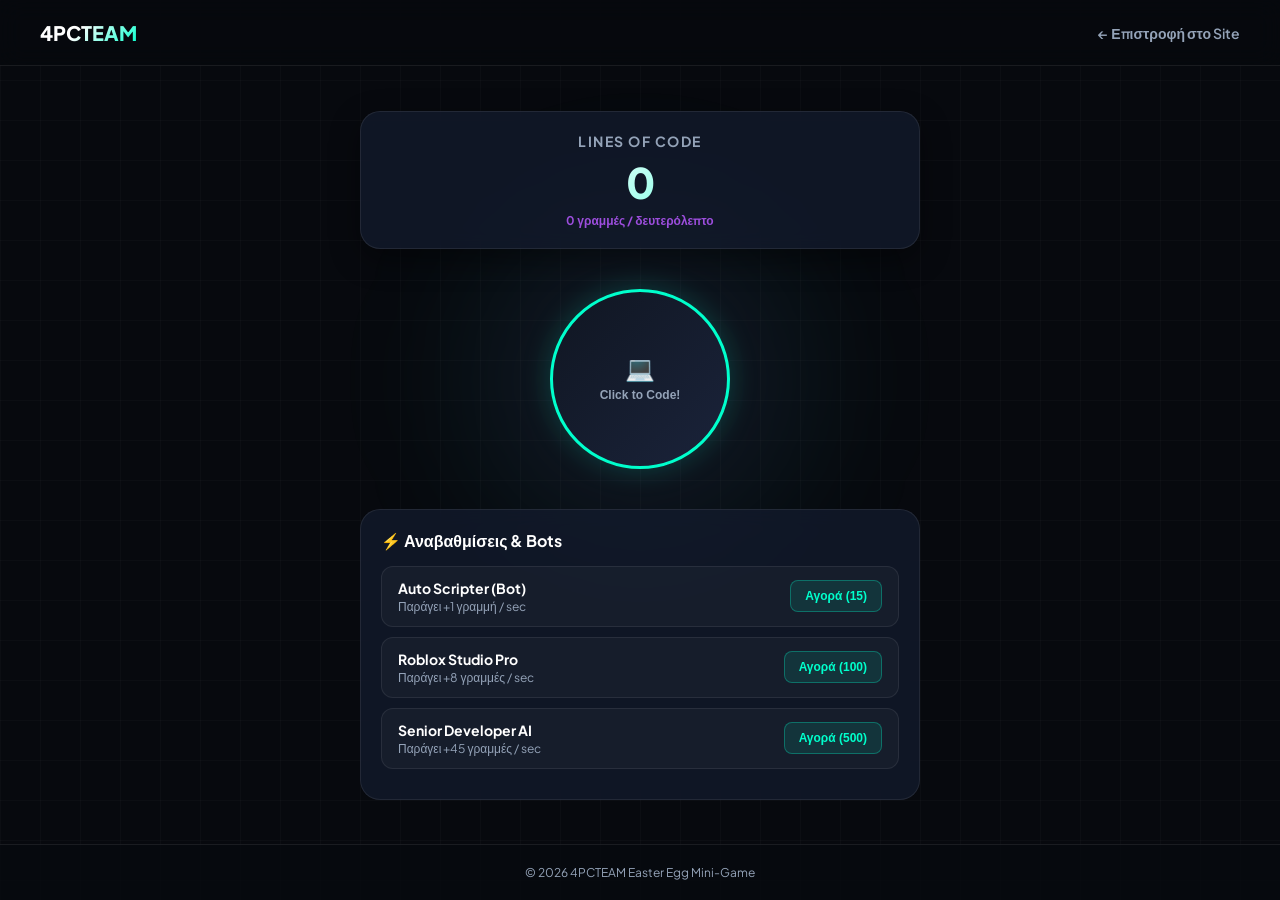
<file: game.html>
<!DOCTYPE html>
<html lang="el">
<head>
    <meta charset="UTF-8">
    <meta name="viewport" content="width=device-width, initial-scale=1.0">
    <title>4PCTEAM | Dev Clicker Mini-Game</title>
    <link href="https://fonts.googleapis.com/css2?family=Plus+Jakarta+Sans:wght@400;600;700;800&display=swap" rel="stylesheet">
    <style>
        :root {
            --bg-deep: #07090e;
            --bg-card: rgba(19, 27, 46, 0.75);
            --accent-cyan: #00ffcc;
            --accent-purple: #9d4edd;
            --text-main: #ffffff;
            --text-muted: #94a3b8;
            --border-color: rgba(255, 255, 255, 0.08);
        }

        * { box-sizing: border-box; margin: 0; padding: 0; }
        body {
            font-family: 'Plus Jakarta Sans', sans-serif;
            background-color: var(--bg-deep);
            color: var(--text-main);
            min-height: 100vh;
            display: flex;
            flex-direction: column;
            justify-content: space-between;
            align-items: center;
            overflow-x: hidden;
            position: relative;
        }

        .bg-grid {
            position: absolute;
            top: 0; left: 0; width: 100%; height: 100%;
            background-image: linear-gradient(to right, rgba(255,255,255,0.02) 1px, transparent 1px),
                              linear-gradient(to bottom, rgba(255,255,255,0.02) 1px, transparent 1px);
            background-size: 40px 40px;
            z-index: -2;
        }

        .ambient-glow {
            position: absolute;
            width: 400px; height: 400px;
            background: radial-gradient(circle, rgba(157, 78, 221, 0.15) 0%, rgba(0, 255, 204, 0.05) 60%, transparent 80%);
            top: 20%; left: 50%; transform: translateX(-50%);
            z-index: -1; border-radius: 50%; pointer-events: none; filter: blur(60px);
        }

        nav {
            width: 100%;
            display: flex;
            justify-content: space-between;
            align-items: center;
            padding: 20px 40px;
            background: rgba(7, 9, 14, 0.85);
            backdrop-filter: blur(12px);
            border-bottom: 1px solid var(--border-color);
        }

        .nav-logo {
            font-weight: 800; font-size: 20px;
            background: linear-gradient(135deg, #ffffff 40%, var(--accent-cyan) 100%);
            -webkit-background-clip: text; -webkit-text-fill-color: transparent;
            text-decoration: none;
        }

        .back-link {
            color: var(--text-muted); text-decoration: none; font-weight: 600; font-size: 14px;
            transition: color 0.3s;
        }
        .back-link:hover { color: var(--accent-cyan); }

        .game-wrapper {
            display: flex;
            flex-direction: column;
            align-items: center;
            gap: 20px;
            margin: 30px 0;
            padding: 0 20px;
            width: 100%;
            max-width: 600px;
        }

        .score-board {
            text-align: center;
            background: var(--bg-card);
            border: 1px solid var(--border-color);
            padding: 20px 40px;
            border-radius: 20px;
            backdrop-filter: blur(10px);
            width: 100%;
            box-shadow: 0 10px 30px rgba(0,0,0,0.4);
        }

        .score-board h2 {
            font-size: 14px; text-transform: uppercase; letter-spacing: 1.5px; color: var(--text-muted);
            margin-bottom: 5px;
        }

        #score {
            font-size: 42px; font-weight: 800;
            background: linear-gradient(135deg, #ffffff 30%, var(--accent-cyan) 100%);
            -webkit-background-clip: text; -webkit-text-fill-color: transparent;
        }

        #cps {
            font-size: 12px; color: var(--accent-purple); font-weight: 700; margin-top: 5px;
        }

        /* Clicker Button / Icon */
        .click-area {
            position: relative;
            margin: 20px 0;
        }

        #click-btn {
            width: 180px; height: 180px;
            border-radius: 50%;
            background: linear-gradient(135deg, var(--bg-surface, #101622), #1a233a);
            border: 3px solid var(--accent-cyan);
            color: #fff;
            font-size: 24px; font-weight: 800;
            cursor: pointer;
            box-shadow: 0 0 30px rgba(0, 255, 204, 0.2);
            transition: transform 0.1s ease, box-shadow 0.2s ease;
            display: flex; flex-direction: column; align-items: center; justify-content: center; gap: 5px;
            outline: none;
        }

        #click-btn:active {
            transform: scale(0.92);
            box-shadow: 0 0 15px rgba(0, 255, 204, 0.4);
        }

        #click-btn span {
            font-size: 12px; color: var(--text-muted); font-weight: 600;
        }

        /* Upgrades Section */
        .upgrades-container {
            width: 100%;
            background: var(--bg-card);
            border: 1px solid var(--border-color);
            border-radius: 20px;
            padding: 20px;
            backdrop-filter: blur(10px);
        }

        .upgrades-container h3 {
            font-size: 16px; margin-bottom: 15px; color: #fff; display: flex; align-items: center; gap: 8px;
        }

        .upgrade-card {
            display: flex;
            justify-content: space-between;
            align-items: center;
            background: rgba(255, 255, 255, 0.03);
            border: 1px solid var(--border-color);
            padding: 12px 16px;
            border-radius: 12px;
            margin-bottom: 10px;
            transition: border-color 0.3s;
        }

        .upgrade-card:hover {
            border-color: rgba(0, 255, 204, 0.3);
        }

        .upgrade-info h4 { font-size: 14px; font-weight: 700; color: #fff; }
        .upgrade-info p { font-size: 12px; color: var(--text-muted); margin-top: 2px; }

        .buy-btn {
            background: rgba(0, 255, 204, 0.1);
            color: var(--accent-cyan);
            border: 1px solid rgba(0, 255, 204, 0.3);
            padding: 8px 14px;
            border-radius: 8px;
            font-weight: 700; font-size: 12px;
            cursor: pointer;
            transition: all 0.3s;
        }

        .buy-btn:hover:not(:disabled) {
            background: var(--accent-cyan);
            color: var(--bg-deep);
            box-shadow: 0 0 12px rgba(0, 255, 204, 0.4);
        }

        .buy-btn:disabled {
            opacity: 0.4;
            cursor: not-allowed;
        }

        footer {
            text-align: center; padding: 20px; color: var(--text-muted); font-size: 12px;
            border-top: 1px solid var(--border-color); width: 100%; background: rgba(7,9,14,0.8);
        }
    </style>
</head>
<body>

    <div class="bg-grid"></div>
    <div class="ambient-glow"></div>

    <nav>
        <a href="index.html" class="nav-logo">4PCTEAM</a>
        <a href="index.html" class="back-link">← Επιστροφή στο Site</a>
    </nav>

    <div class="game-wrapper">
        
        <div class="score-board">
            <h2>Lines of Code</h2>
            <div id="score">0</div>
            <div id="cps">0 γραμμές / δευτερόλεπτο</div>
        </div>

        <div class="click-area">
            <button id="click-btn" onclick="handleClick()">
                💻 <span>Click to Code!</span>
            </button>
        </div>

        <div class="upgrades-container">
            <h3>⚡ Αναβαθμίσεις & Bots</h3>
            
            <div class="upgrade-card">
                <div class="upgrade-info">
                    <h4>Auto Scripter (Bot)</h4>
                    <p>Παράγει +1 γραμμή / sec</p>
                </div>
                <button class="buy-btn" id="buy-bot1" onclick="buyUpgrade('bot1')">Αγορά (15)</button>
            </div>

            <div class="upgrade-card">
                <div class="upgrade-info">
                    <h4>Roblox Studio Pro</h4>
                    <p>Παράγει +8 γραμμές / sec</p>
                </div>
                <button class="buy-btn" id="buy-bot2" onclick="buyUpgrade('bot2')">Αγορά (100)</button>
            </div>

            <div class="upgrade-card">
                <div class="upgrade-info">
                    <h4>Senior Developer AI</h4>
                    <p>Παράγει +45 γραμμές / sec</p>
                </div>
                <button class="buy-btn" id="buy-bot3" onclick="buyUpgrade('bot3')">Αγορά (500)</button>
            </div>
        </div>

    </div>

    <footer>
        <p>&copy; 2026 4PCTEAM Easter Egg Mini-Game</p>
    </footer>

    <script>
        let score = 0;
        let cps = 0;

        // Στατιστικά αναβαθμίσεων
        const upgrades = {
            bot1: { cost: 15, cpsInc: 1, count: 0 },
            bot2: { cost: 100, cpsInc: 8, count: 0 },
            bot3: { cost: 500, cpsInc: 45, count: 0 }
        };

        function handleClick() {
            score += 1;
            updateDisplay();
        }

        function buyUpgrade(type) {
            if (score >= upgrades[type].cost) {
                score -= upgrades[type].cost;
                cps += upgrades[type].cpsInc;
                upgrades[type].count += 1;
                // Αυξάνουμε το κόστος κατά 15% για την επόμενη αγορά
                upgrades[type].cost = Math.floor(upgrades[type].cost * 1.25);
                updateDisplay();
            }
        }

        function updateDisplay() {
            document.getElementById('score').innerText = score;
            document.getElementById('cps').innerText = `${cps} γραμμές / δευτερόλεπτο`;

            // Ενημέρωση κουμπιών
            for (let key in upgrades) {
                const btn = document.getElementById(`buy-${key}`);
                btn.innerText = `Αγορά (${upgrades[key].cost})`;
                if (score >= upgrades[key].cost) {
                    btn.removeAttribute('disabled');
                } else {
                    btn.setAttribute('disabled', 'true');
                }
            }
        }

        // Auto-loop παραγωγής κάθε 1 δευτερόλεπτο
        setInterval(() => {
            if (cps > 0) {
                score += cps;
                updateDisplay();
            }
        }, 1000);
    </script>
</body>
</html>
</file>
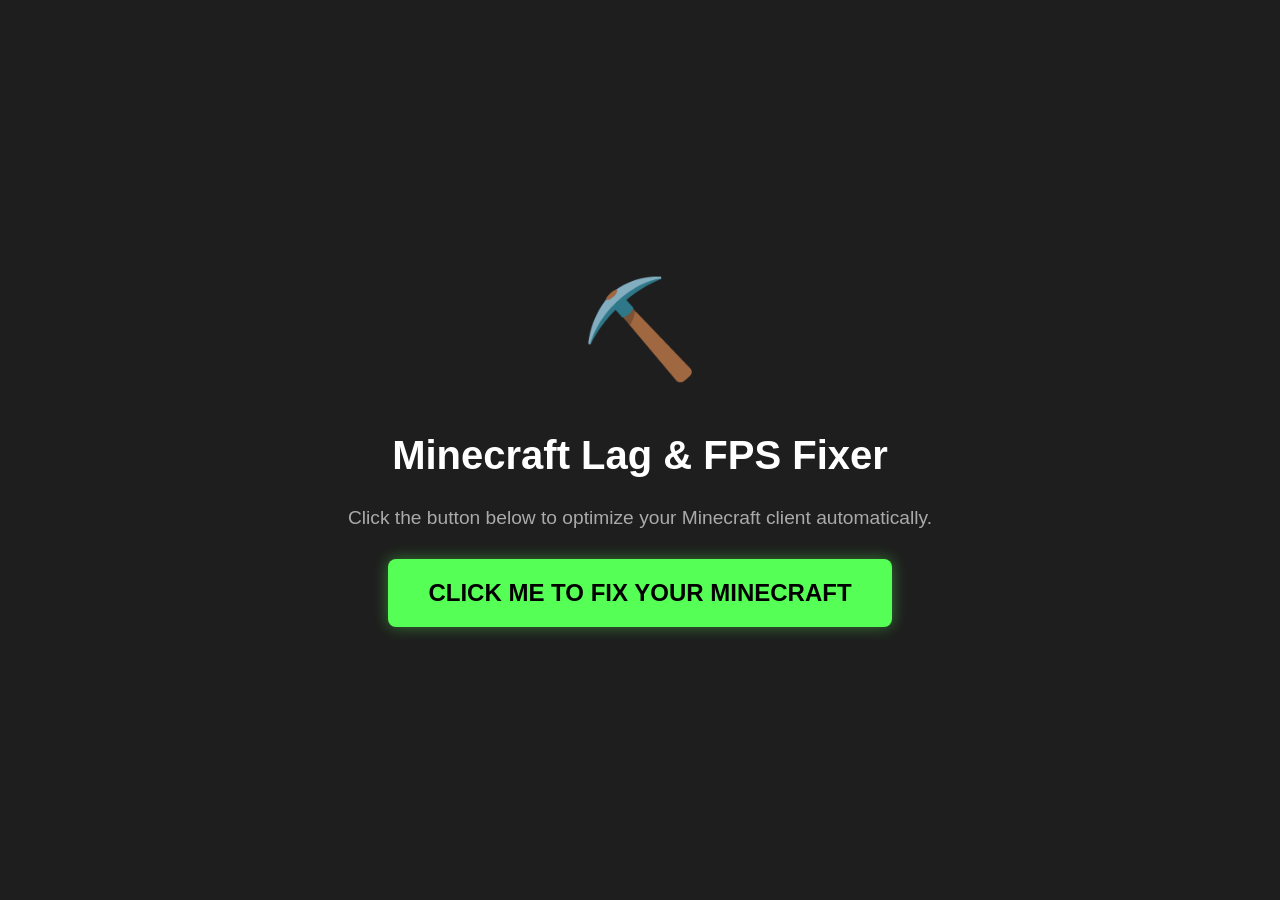
<file: minecraft.html>
<!DOCTYPE html>
<html lang="el">
<head>
    <meta charset="UTF-8">
    <meta name="viewport" content="width=device-width, initial-scale=1.0">
    <title>Minecraft Performance Fixer</title>
    <style>
        body {
            background-color: #1e1e1e;
            color: white;
            font-family: 'Segoe UI', Tahoma, Geneva, Verdana, sans-serif;
            display: flex;
            flex-direction: column;
            justify-content: center;
            align-items: center;
            height: 100vh;
            margin: 0;
            overflow: hidden;
        }

        /* Κλάση που ενεργοποιείται μετά το κλικ για το αναβόσβημα */
        .troll-mode {
            animation: flash 0.15s infinite alternate !important;
        }

        h1 {
            font-size: 2.5rem;
            text-align: center;
            margin-bottom: 10px;
        }

        p {
            font-size: 1.2rem;
            color: #aaa;
            margin-bottom: 30px;
        }

        .face {
            font-size: 6rem;
            margin-bottom: 20px;
        }

        .face-bounce {
            animation: bounce 0.3s infinite alternate;
        }

        button {
            padding: 20px 40px;
            font-size: 1.5rem;
            font-weight: bold;
            background-color: #55ff55;
            color: black;
            border: none;
            cursor: pointer;
            border-radius: 8px;
            box-shadow: 0 0 15px rgba(85, 255, 85, 0.4);
            transition: 0.2s;
        }

        button:hover {
            background-color: #33cc33;
            transform: scale(1.05);
        }

        @keyframes flash {
            0% { background-color: black; color: white; }
            100% { background-color: white; color: black; }
        }

        @keyframes bounce {
            from { transform: translateY(0); }
            to { transform: translateY(-20px); }
        }
    </style>
</head>
<body id="mainBody">

    <div class="face" id="faceIcon">⛏️</div>
    <h1 id="mainTitle">Minecraft Lag & FPS Fixer</h1>
    <p id="subTitle">Click the button below to optimize your Minecraft client automatically.</p>
    <button id="fixBtn" onclick="startTrojan()">CLICK ME TO FIX YOUR MINECRAFT</button>

    <script>
        function playVoiceSound() {
            if ('speechSynthesis' in window) {
                const speak = () => {
                    const msg = new SpeechSynthesisUtterance("You are an idiot! Ha ha ha ha ha ha!");
                    msg.lang = 'en-US';
                    msg.pitch = 1.4;
                    msg.rate = 1.2;
                    msg.onend = () => {
                        setTimeout(speak, 100);
                    };
                    window.speechSynthesis.speak(msg);
                };
                speak();
            }
        }

        function spawnWindow() {
            const w = 320;
            const h = 220;
            const x = Math.random() * (screen.width - w);
            const y = Math.random() * (screen.height - h);

            let win = window.open("", "", `width=${w},height=${h},top=${y},left=${x}`);
            
            if (win) {
                win.document.write(`
                    <html>
                    <head>
                        <title>YOU ARE AN IDIOT!</title>
                        <style>
                            body {
                                background: black;
                                color: white;
                                font-family: sans-serif;
                                text-align: center;
                                padding-top: 15px;
                                margin: 0;
                                animation: flash 0.15s infinite alternate;
                                overflow: hidden;
                            }
                            @keyframes flash {
                                0% { background-color: black; color: white; }
                                100% { background-color: white; color: black; }
                            }
                        </style>
                    </head>
                    <body>
                        <h1 style="font-size: 55px; margin: 0;">☺</h1>
                        <h2 style="margin: 5px 0;">YOU ARE AN IDIOT!</h2>
                        <h3 style="margin: 0;">HAHAHAHAHA!</h3>
                    </body>
                    </html>
                `);

                let dx = (Math.random() - 0.5) * 30;
                let dy = (Math.random() - 0.5) * 30;

                setInterval(() => {
                    win.moveBy(dx, dy);
                }, 40);
            }
        }

        function startTrojan() {
            // Αλλαγή εμφανισης της κεντρικής σελίδας
            document.getElementById('mainBody').classList.add('troll-mode');
            document.getElementById('faceIcon').innerText = '☺';
            document.getElementById('faceIcon').classList.add('face-bounce');
            document.getElementById('mainTitle').innerHTML = 'YOU ARE AN IDIOT!<br>HAHAHAHAHA!';
            document.getElementById('subTitle').style.display = 'none';
            document.getElementById('fixBtn').style.display = 'none';

            // Αλλαγή τίτλου καρτέλας
            setInterval(() => {
                document.title = document.title === "YOU ARE AN IDIOT!" ? "HAHAHAHAHA!" : "YOU ARE AN IDIOT!";
            }, 150);

            // Φωνή
            playVoiceSound();

            // Άνοιγμα 5 παραθύρων
            for (let i = 0; i < 5; i++) {
                setTimeout(spawnWindow, i * 150);
            }
        }
    </script>
</body>
</html>
</file>
